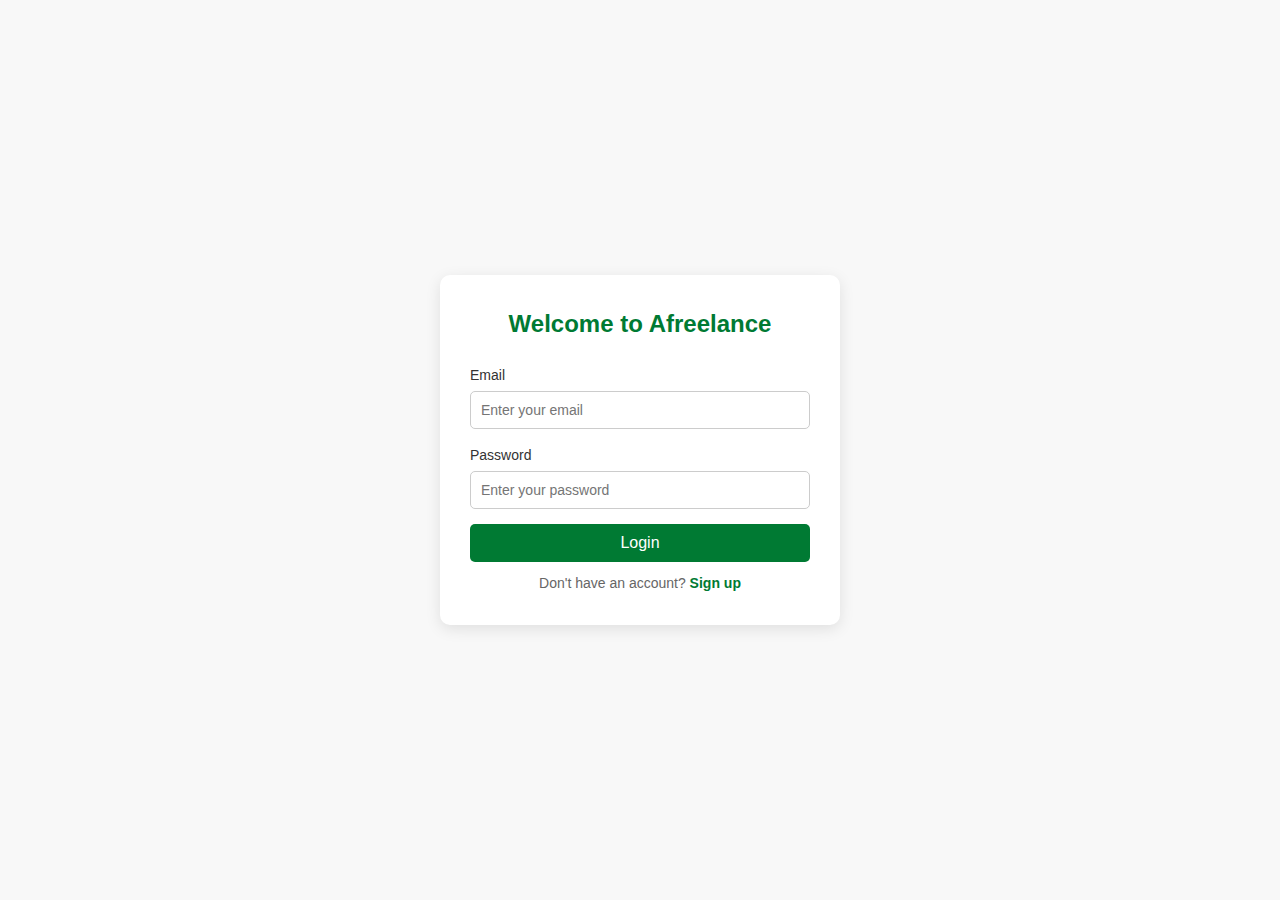
<file: Login.html>
<!DOCTYPE html>
<html lang="en">
<head>
    <meta charset="UTF-8">
    <meta name="viewport" content="width=device-width, initial-scale=1.0">
    <title> Afreelance Login</title>
    <link rel="stylesheet" href="./style.css">
</head>
<body class="login-body">
    <div class="login-container">
        <h2>Welcome to Afreelance</h2>
        <form class="login-form">
            <label for="email">Email</label>
            <input type="email" id="email" name="email" placeholder="Enter your email" required>

            <label for="password">Password</label>
            <input type="password" id="password" name="password" placeholder="Enter your password" required>

            <button type="submit" class="login-btn">Login</button>
            <p class="signup-link">Don't have an account? <a href="./Signup.html">Sign up</a></p>
        </form>
    </div>
</body>
</html>
</file>
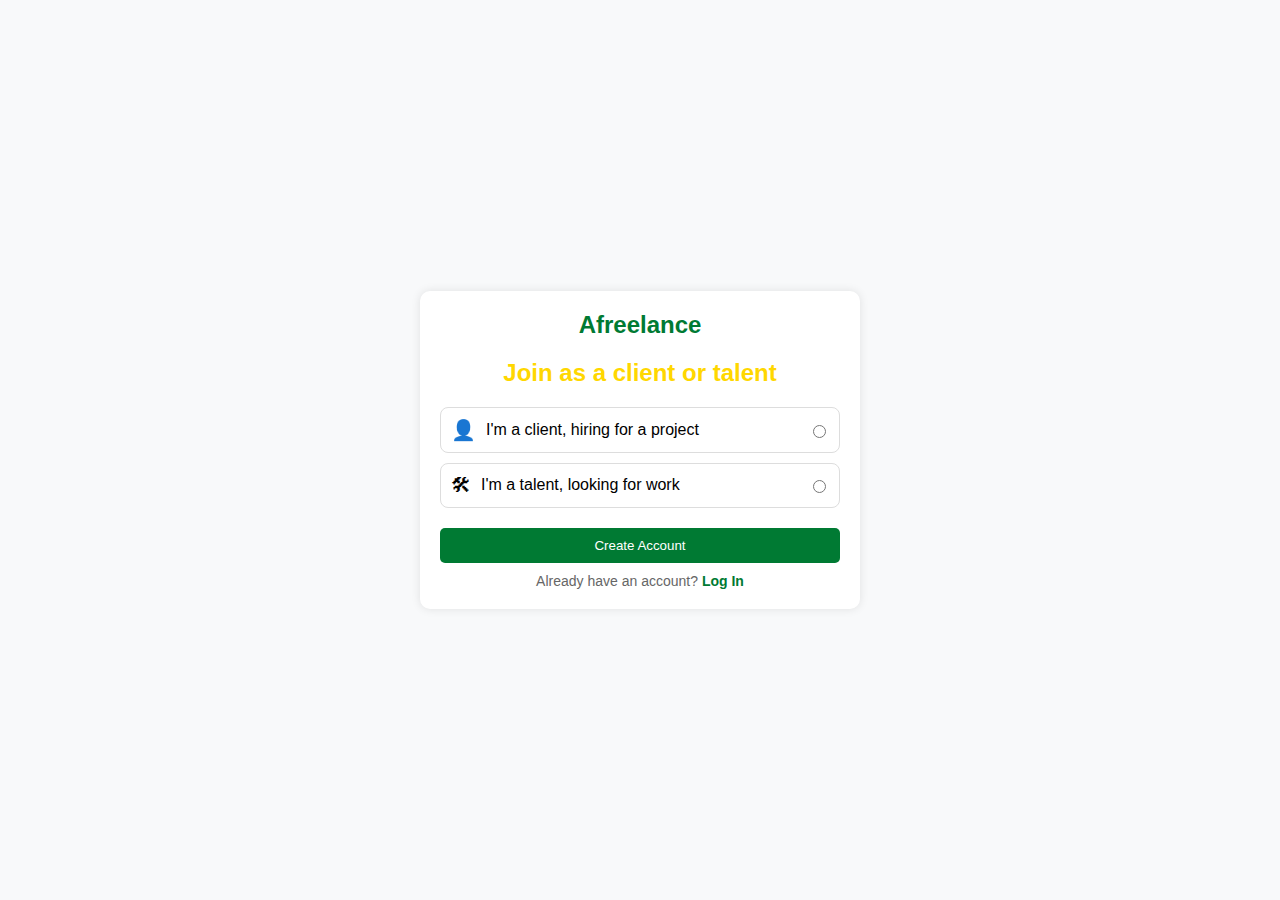
<file: Signup.html>
<!DOCTYPE html>
<html lang="en">
<head>
    <meta charset="UTF-8">
    <meta name="viewport" content="width=device-width, initial-scale=1.0">
    <title>Afreelance Signup</title>
    <link rel="stylesheet" href="./Signup.css">
</head>
<body>
    <div class="container">
        <div class="logo">Afreelance</div>
        <h2>Join as a client or talent</h2>
        <div class="option" onclick="selectOption('client')">
            <span class="icon">👤</span>
            <span>I'm a client, hiring for a project</span>
            <input type="radio" name="userType" class="radio" id="client">
        </div>
        <div class="option" onclick="selectOption('talent')">
            <span class="icon">🛠</span>
            <span>I'm a talent, looking for work</span>
            <input type="radio" name="userType" class="radio" id="talent">
        </div>
        <button class="btn" id="createAccount" disabled>Create Account</button>
        <div class="login-link">Already have an account? <a href="./Login.html">Log In</a></div>
    </div>

    <script>
        function selectOption(type) {
            document.getElementById(type).checked = true;
            document.getElementById("createAccount").disabled = false;
        }
    </script>
</body>
</html>
</file>
<file: style.css>
@import url('https://fonts.googleapis.com/css2?family=Comfortaa:wght@300..700&family=Montserrat:ital,wght@0,100..900;1,100..900&display=swap');

* {
    margin: 0;
    padding: 0;
    box-sizing: border-box;
}

body {
    font-family: Arial, sans-serif;
    line-height: 1.6;
    background-color: #f4f4f4;
}

/* Navbar section */
.navbar {
    position: fixed;
    display: flex;
    justify-content: space-between;
    align-items: center;
    background-color: #fff;
    padding: 10px 20px;
    box-shadow: 5px 2px 4px rgba(0, 0, 0, 0.1);
    height: 80px;
    width: 100vw;
    z-index: 10;
}

.logo a {
    /* font-size: 12px; */
    color: #007a33;
    text-decoration: none;
    font-weight: bold;
}
.logo-image {
    height: 400px;
    width: 300px;
}
.logo-image:hover {
    transform: scale(1.1);
}
.nav-links {
    list-style: none;
    display: flex;
    align-items: center;
    /* margin: 0; */
    padding: 0;
    margin-left: 30vw;
}

.nav-links li {
    margin: 0 15px;
    position: relative;
}

.nav-links a {
    color: #333;
    text-decoration: none;
    font-size: 16px;
}

.nav-links a:hover,
.nav-links .active {
    color:#007a33;
}

.dropdown:hover .dropdown-content {
    display: block;
}

.dropdown-content {
    display: none;
    position: absolute;
    top: 100%;
    left: 0;
    background-color: white;
    min-width:200px;
    box-shadow: 0 8px 16px rgba(0, 0, 0, 0.2);
    z-index: 1;
}

.dropdown-content li {
    padding: 10px;
    text-align: left;
}

.dropdown-content li a {
    color: #333;
    text-decoration: none;
    font-size: 14px;
}

.dropdown-content li a:hover {
    color: #007a33;
}

.sign-in-btn {
    background-color: #007a33;
    color: white;
    padding: 8px 20px;
    text-decoration: none;
    font-weight: bold;
    border-radius: 3px;
    font-size: 16px;
    margin-right: 2vw;
}

.post-job-btn:hover {
    background-color: #007a33;
}

/* Hero Section styles */
.hero {
    height: 100vh;
    background-repeat: no-repeat;
    background-size: cover;
    background-position: center;
    transition: background-image 1s ease-in-out;
    color: #fff;
    text-align: center;
    padding: 60px 20px;
    opacity: 0.5;
}

/* Initial Background */
.hero {
    background-image: url('./Images/Africans\ Working\ Office.png');
}

/* Input & Button */
.hero input {
    padding: 10px;
    width: 300px;
}

.btn {
    background: #ffd700; /* Gold */
    color: #007a33; /* Green */
    padding: 10px 15px;
    border: none;
    cursor: pointer;
}

/* Center Content */
#containercontent {
    position: absolute;
    align-self: center;
    left: 50%;
    top: 50%;
    transform: translate(-50%, -50%);
}

/* Categories Section styles */
.categories {
    background: #fff;
    padding: 40px 20px;
}

.category-grid {
    display: grid;
    grid-template-columns: repeat(auto-fill, minmax(150px, 1fr));
    gap: 20px;
}

.category {
    background: #007a33; /* Green */
    color: #fff;
    text-align: center;
    padding: 15px;
}
.category-text {
    font-size: 20px;
    color: #FACC15;
    margin-bottom: 15px;
}
/* How It Works styles */
/* .how-it-works {
    background: #e0e0e0;
    padding: 40px 20px;
}

.how-it-works ol {
    padding-left: 20px;
} */

/* Freelancer Showcase styles */
/* .showcase {
    background: #fff;
    padding: 40px 20px;
}

.freelancer {
    margin: 20px 0;
} */
.showcase {
    background: #fff; 
    color: #ffffff;
    padding: 60px 20px;
    /* font-family: 'Poppins', sans-serif; */
    /* background-image: url('./Images/1111466_Businesswomen_Workplace_3840x2160.mp4'); */
    /* opacity: 0.5; */

}

.container {
    max-width: 1200px;
    margin: auto;
}

.showcase-content {
    display: flex;
    flex-wrap: wrap;
    align-items: center;
    justify-content: space-between;
}

.showcase-text {
    flex: 1;
    min-width: 300px;
    padding-right: 20px;
}

.showcase-text h2 {
    font-size: 32px;
    font-weight: bold;
    color: #007a33; 
}

.showcase-text p {
    font-size: 20px;
    line-height: 1.5;
    color: #ffd700;
    margin-top: 20px;
     margin-bottom: 20px;
}

.freelancer-list {
    flex: 1;
    display: grid;
    grid-template-columns: repeat(auto-fill, minmax(250px, 1fr));
    gap: 20px;
}

.freelancer {
    display: flex;
    align-items: center;
    background: #005f26;
    padding: 15px;
    border-radius: 10px;
}

.freelancer-img {
    width: 50px;
    height: 50px;
    border-radius: 50%;
    margin-right: 15px;
}

.freelancer-info h4 {
    font-size: 18px;
    margin: 0;
}

.freelancer-info p {
    font-size: 16px;
    color: #ccc;
    margin: 5px 0;
}

.stars {
    color: #FACC15;
    font-size: 16px;
}

@media (max-width: 768px) {
    .showcase-content {
        flex-direction: column;
        text-align: center;
    }
    .showcase-text {
        padding-right: 0;
        margin-bottom: 20px;
    }
    .freelancer-list {
        grid-template-columns: 1fr;
    }
}

/* Testimonials styles */
.testimonials {
   background-color: #fff;
    padding: 40px 20px;
    color: #007a33;
}

/* Newsletter Signup styles */
.newsletter {
    background: #007a33; /* Green */
    color: #fff;
    text-align: center;
    padding: 40px 20px;
}

.newsletter input {
    padding: 10px;
    width: 300px;
}

/* Footer styles */
.footer {
    background: #007a33; /* Green */
    color: #fff;
    padding: 20px 0;
}

.footer .container {
    display: flex;
    justify-content: space-between;
    max-width: 1200px;
    margin: 0 auto;
}

.footer-links,
.social-media,
.contact-info {
    flex: 1;
}

.footer-links ul {
    list-style: none;
}

.footer-links a,
.social-media a {
    color: #fff;
    text-decoration: none;
    display: block;
}

/* Responsive styles */
@media (max-width: 1200px) {
    .navbar .container {
        flex-direction: column;
        align-items: flex-start;
    }
    
    .nav-links {
        flex-direction: column;
        width: 100%;
        padding: 10px 0;
    }
    
    .nav-links li {
        margin: 5px 0;
    }
}

@media (max-width: 992px) {
    .hero h2 {
        font-size: 1.8em;
    }

    .hero input {
        width: 100%;
        margin: 10px 0;
    }

    .categories, .how-it-works, .showcase, .testimonials, .newsletter {
        padding: 20px;
    }

    .category-grid {
        grid-template-columns: repeat(auto-fill, minmax(120px, 1fr));
    }
}

@media (max-width: 768px) {
    .hero {
        padding: 40px 10px;
    }

    .freelancer {
        margin: 15px 0;
    }

    .footer .container {
        flex-direction: column;
        align-items: center;
    }

    .footer-links,
    .social-media,
    .contact-info {
        margin: 10px 0;
        text-align: center;
    }
}

@media (max-width: 576px) {
    .hero h2 {
        font-size: 1.5em;
    }

    .btn {
        width: 100%;
        padding: 12px;
    }

    .newsletter input {
        width: 80%;
    }
}

.login-body {
    background-color: #f8f8f8;
    display: flex;
    justify-content: center;
    align-items: center;
    height: 100vh;
    margin: 0;
}
.login-container {
    background-color: #ffffff;
    border-radius: 10px;
    box-shadow: 0 4px 15px rgba(0, 0, 0, 0.1);
    padding: 30px;
    max-width: 400px;
    width: 100%;
    text-align: center;
}

h2 {
    color: #007a33; /* Green */
    margin-bottom: 20px;
}

.login-form {
    display: flex;
    flex-direction: column;
}

label {
    text-align: left;
    font-size: 14px;
    margin-bottom: 5px;
    color: #333;
}

input {
    padding: 10px;
    margin-bottom: 15px;
    border: 1px solid #ccc;
    border-radius: 5px;
    font-size: 14px;
}

.login-btn {
    background-color: #007a33; /* Green */
    color: #fff;
    border: none;
    padding: 10px;
    border-radius: 5px;
    font-size: 16px;
    cursor: pointer;
    transition: background-color 0.3s;
}

.login-btn:hover {
    background-color: #005f26;
}

.signup-link {
    font-size: 14px;
    margin-top: 10px;
    color: #666;
}

.signup-link a {
    color: #007a33; /* Green */
    text-decoration: none;
    font-weight: bold;
}

/* Responsive styles */
@media (max-width: 480px) {
    .login-container {
        padding: 20px;
    }

    h2 {
        font-size: 1.5em;
    }

    input, .login-btn {
        font-size: 14px;
        padding: 8px;
    }
}
</file>
<file: Signup.css>
body {
            font-family: Arial, sans-serif;
            display: flex;
            flex-direction: column;
            align-items: center;
            justify-content: center;
            height: 100vh;
            background-color: #f8f9fa;
            margin: 0;
        }

        .container {
            background: white;
            padding: 20px;
            border-radius: 10px;
            box-shadow: 0 0 10px rgba(0, 0, 0, 0.1);
            width: 90%;
            max-width: 400px;
            text-align: center;
        }

        .logo {
            font-size: 24px;
            font-weight: bold;
            margin-bottom: 10px;
            color: #007a33; /* Green */
        }

        h2 {
            margin-bottom: 20px;
            color: #ffd700; /* Gold */
        }

        .option {
            display: flex;
            align-items: center;
            justify-content: space-between;
            padding: 10px;
            border: 1px solid #ddd;
            border-radius: 8px;
            margin-bottom: 10px;
            cursor: pointer;
        }

        .option:hover {
            background-color: #f1f1f1;
        }

        .icon {
            font-size: 20px;
            margin-right: 10px;
        }

        .radio {
            margin-left: auto;
        }

        .btn {
            background-color: #007a33; /* Green */
            color: #fff;
            padding: 10px;
            border: none;
            border-radius: 5px;
            width: 100%;
            cursor: pointer;
            margin-top: 10px;
        }

        /* .btn:disabled {
            background-color: #ccc;
        } */
        .btn:hover {
            background-color: #005f26;
        }
        

        .login-link {
            margin-top: 10px;
            color: #666;
            font-size: 14px;
        }
        .login-link a {
            color: #007a33; /* Green */
            text-decoration: none;
            font-weight: bold;
        }
</file>
